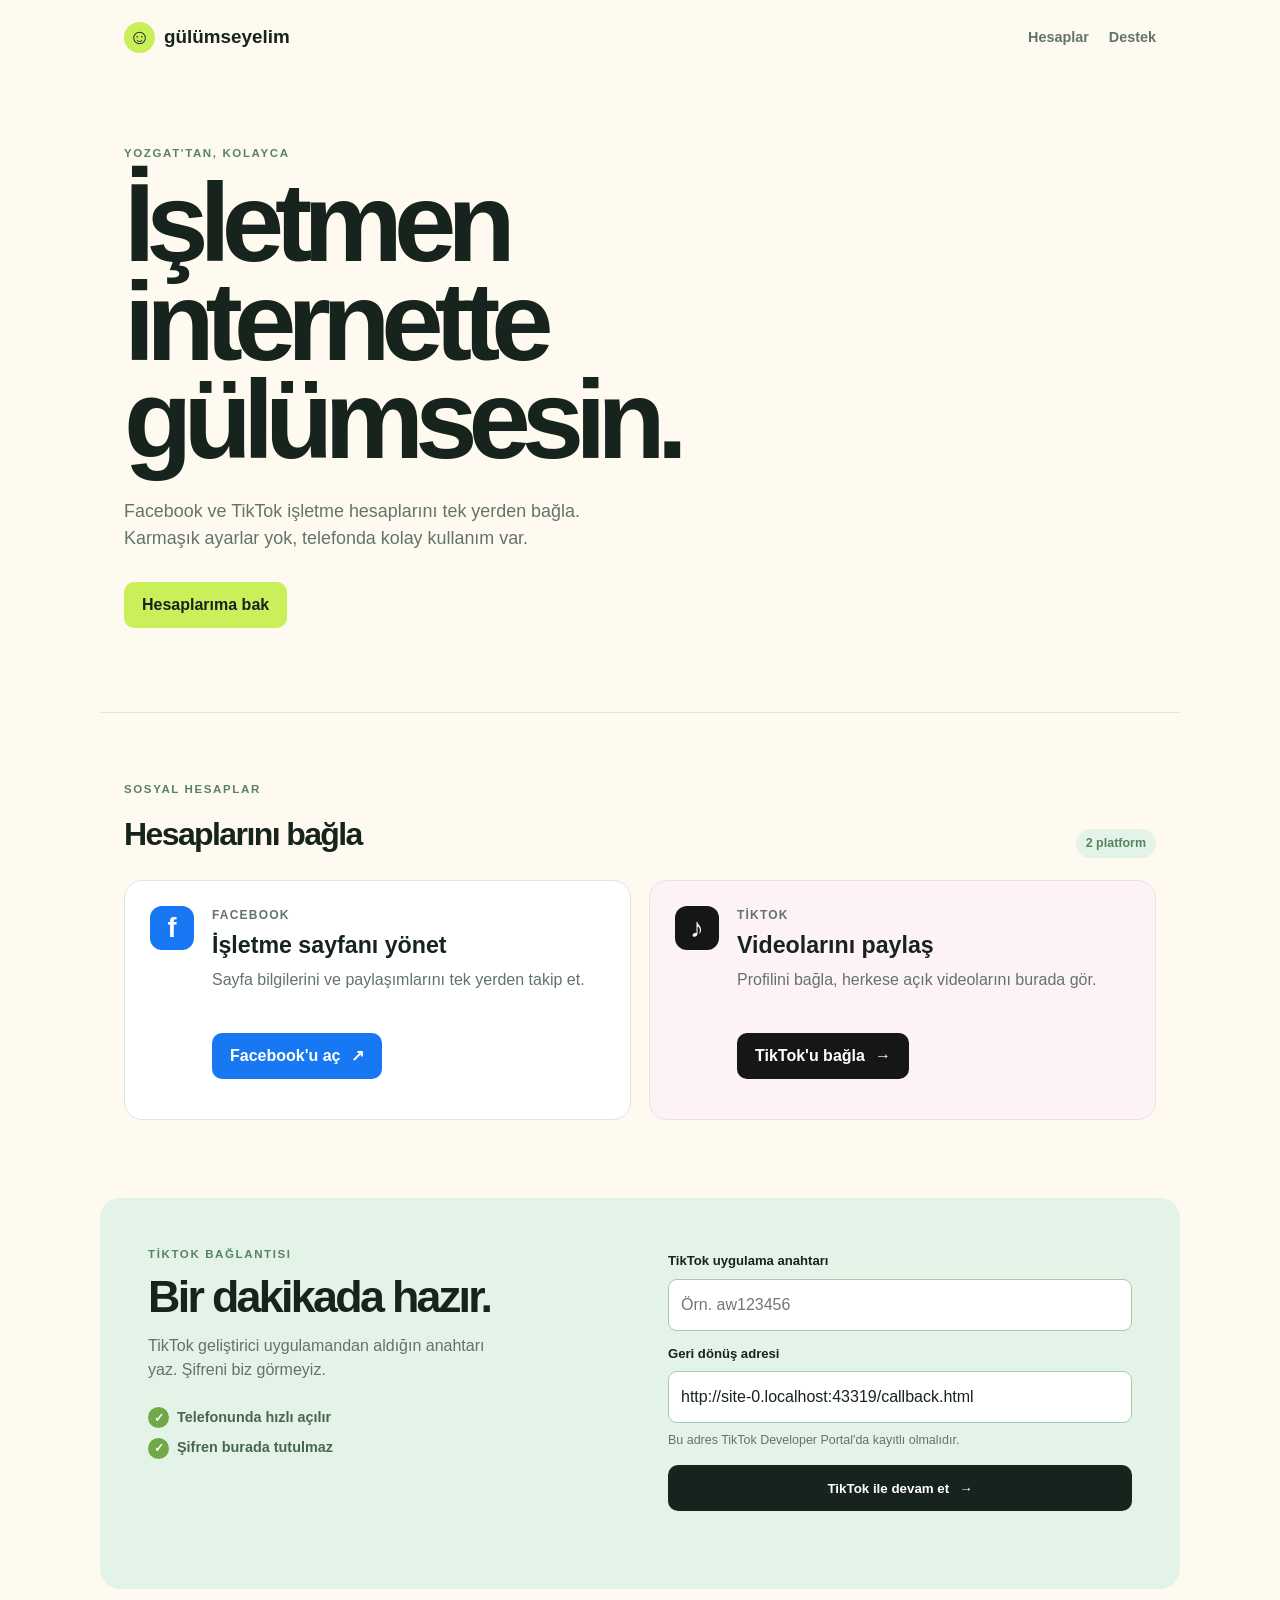
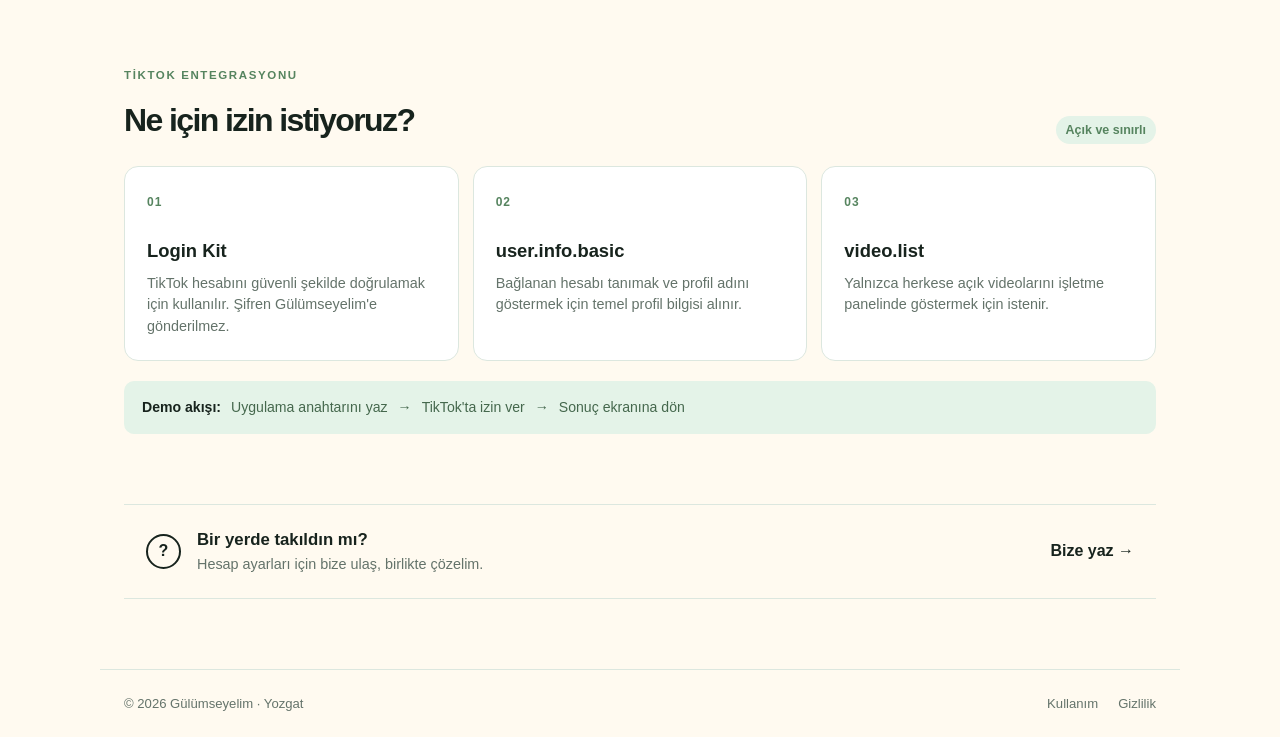
<file: index.html>
<!doctype html>
<html lang="tr">
  <head>
    <meta charset="utf-8">
    <meta name="viewport" content="width=device-width, initial-scale=1">
    <meta name="description" content="Gülümseyelim işletmenizin Facebook ve TikTok hesaplarını kolayca yönetmenize yardımcı olur.">
    <title>Gülümseyelim | İşletme ayarları</title>
    <link rel="stylesheet" href="styles.css">
  </head>
  <body>
    <header class="site-header">
      <a class="brand" href="index.html" aria-label="Gülümseyelim ana sayfa">
        <span class="brand-mark">☺</span>
        <span>gülümseyelim</span>
      </a>
      <nav aria-label="Ana menü">
        <a href="#hesaplar">Hesaplar</a>
        <a href="#destek">Destek</a>
      </nav>
    </header>

    <main>
      <section class="hero">
        <p class="eyebrow">Yozgat'tan, kolayca</p>
        <h1>İşletmen<br>internette<br>gülümsesin.</h1>
        <p class="lead">Facebook ve TikTok işletme hesaplarını tek yerden bağla. Karmaşık ayarlar yok, telefonda kolay kullanım var.</p>
        <a class="button button-primary" href="#hesaplar">Hesaplarıma bak</a>
      </section>

      <section id="hesaplar" class="accounts" aria-labelledby="accounts-title">
        <div class="section-heading">
          <div>
            <p class="eyebrow">Sosyal hesaplar</p>
            <h2 id="accounts-title">Hesaplarını bağla</h2>
          </div>
          <span class="account-count">2 platform</span>
        </div>

        <div class="account-grid">
          <article class="account-card facebook-card">
            <div class="platform-icon facebook-icon" aria-hidden="true">f</div>
            <div class="account-content">
              <p class="platform-name">Facebook</p>
              <h3>İşletme sayfanı yönet</h3>
              <p>Sayfa bilgilerini ve paylaşımlarını tek yerden takip et.</p>
              <a class="button button-facebook" href="https://www.facebook.com/" target="_blank" rel="noopener">Facebook'u aç <span aria-hidden="true">↗</span></a>
            </div>
          </article>

          <article class="account-card tiktok-card" id="tiktok-connect">
            <div class="platform-icon tiktok-icon" aria-hidden="true">♪</div>
            <div class="account-content">
              <p class="platform-name">TikTok</p>
              <h3>Videolarını paylaş</h3>
              <p>Profilini bağla, herkese açık videolarını burada gör.</p>
              <a class="button button-tiktok" href="#tiktok-form">TikTok'u bağla <span aria-hidden="true">→</span></a>
            </div>
          </article>
        </div>
      </section>

      <section class="connect-card" aria-labelledby="connect-title">
        <div class="connect-intro">
          <p class="eyebrow">TikTok bağlantısı</p>
          <h2 id="connect-title">Bir dakikada hazır.</h2>
          <p>TikTok geliştirici uygulamandan aldığın anahtarı yaz. Şifreni biz görmeyiz.</p>
          <ul class="check-list">
            <li>Telefonunda hızlı açılır</li>
            <li>Şifren burada tutulmaz</li>
          </ul>
        </div>
        <form id="tiktok-form">
          <label for="client-key">TikTok uygulama anahtarı</label>
          <input id="client-key" name="client-key" autocomplete="off" placeholder="Örn. aw123456" required>
          <label for="redirect-uri">Geri dönüş adresi</label>
          <input id="redirect-uri" name="redirect-uri" readonly>
          <p class="form-help">Bu adres TikTok Developer Portal'da kayıtlı olmalıdır.</p>
          <button class="button button-dark" type="submit">TikTok ile devam et <span aria-hidden="true">→</span></button>
          <p id="connect-status" class="status" role="status" aria-live="polite"></p>
        </form>
      </section>

      <section class="review-section" aria-labelledby="review-title">
        <div class="section-heading">
          <div>
            <p class="eyebrow">TikTok entegrasyonu</p>
            <h2 id="review-title">Ne için izin istiyoruz?</h2>
          </div>
          <span class="account-count">Açık ve sınırlı</span>
        </div>
        <div class="review-grid">
          <article class="review-card">
            <span class="step-number">01</span>
            <h3>Login Kit</h3>
            <p>TikTok hesabını güvenli şekilde doğrulamak için kullanılır. Şifren Gülümseyelim'e gönderilmez.</p>
          </article>
          <article class="review-card">
            <span class="step-number">02</span>
            <h3>user.info.basic</h3>
            <p>Bağlanan hesabı tanımak ve profil adını göstermek için temel profil bilgisi alınır.</p>
          </article>
          <article class="review-card">
            <span class="step-number">03</span>
            <h3>video.list</h3>
            <p>Yalnızca herkese açık videolarını işletme panelinde göstermek için istenir.</p>
          </article>
        </div>
        <div class="demo-flow">
          <strong>Demo akışı:</strong>
          <span>Uygulama anahtarını yaz</span><span aria-hidden="true">→</span>
          <span>TikTok'ta izin ver</span><span aria-hidden="true">→</span>
          <span>Sonuç ekranına dön</span>
        </div>
      </section>

      <section id="destek" class="help-strip" aria-label="Destek">
        <span class="help-icon" aria-hidden="true">?</span>
        <div>
          <h2>Bir yerde takıldın mı?</h2>
          <p>Hesap ayarları için bize ulaş, birlikte çözelim.</p>
        </div>
        <a class="text-link" href="mailto:merhaba@gulumseyelim.example">Bize yaz <span aria-hidden="true">→</span></a>
      </section>
    </main>

    <footer class="site-footer">
      <p>© 2026 Gülümseyelim · Yozgat</p>
      <nav aria-label="Yasal bilgiler"><a href="terms.html">Kullanım</a><a href="privacy.html">Gizlilik</a></nav>
    </footer>
    <script src="script.js"></script>
  </body>
</html>
</file>
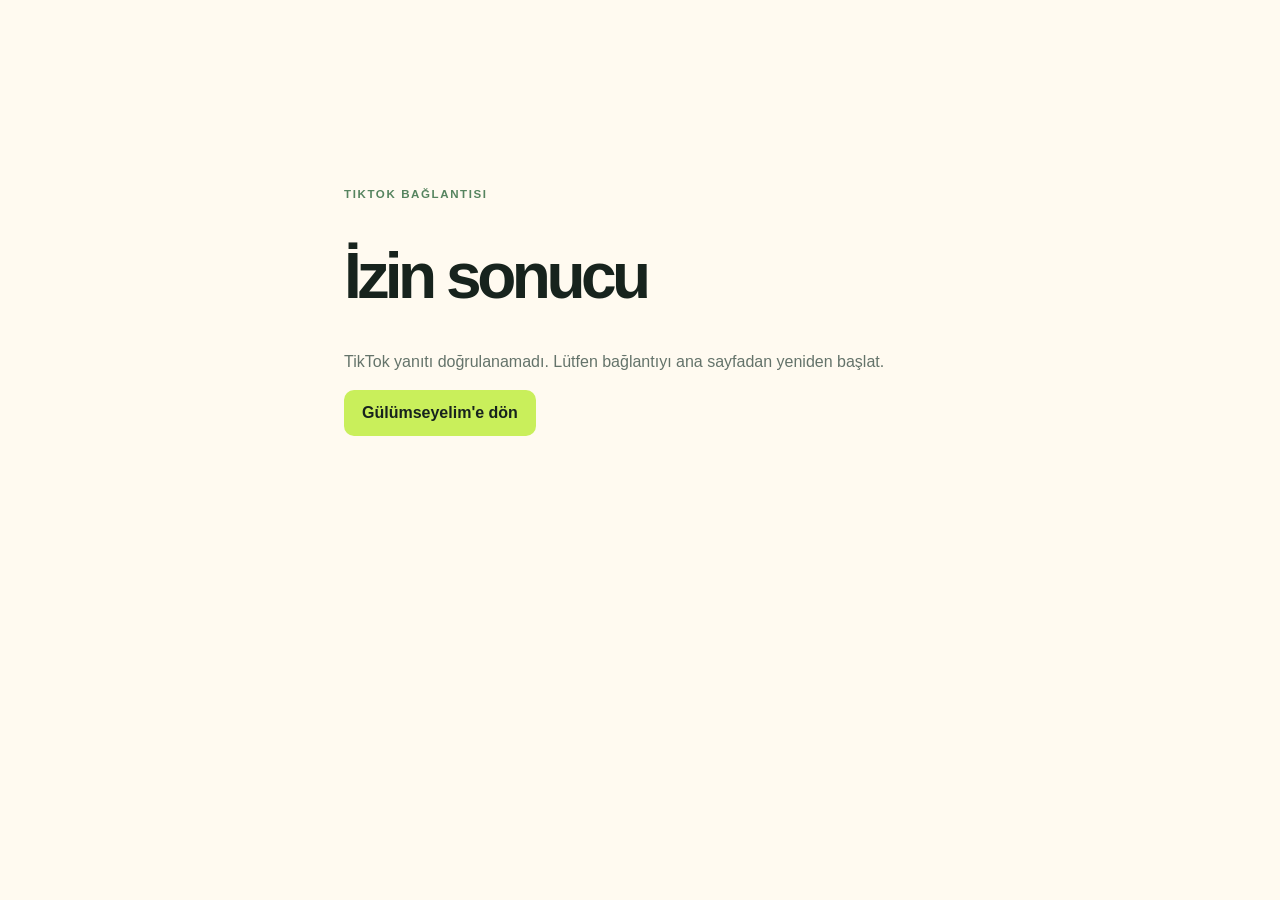
<file: callback.html>
<!doctype html>
<html lang="en">
  <head><meta charset="utf-8"><meta name="viewport" content="width=device-width, initial-scale=1"><title>TikTok bağlantısı | Gülümseyelim</title><link rel="stylesheet" href="styles.css"></head>
  <body>
    <main class="callback">
      <p class="eyebrow">TikTok bağlantısı</p><h1>İzin sonucu</h1>
      <p id="callback-message">TikTok yanıtı kontrol ediliyor…</p>
      <a class="button button-primary" href="index.html">Gülümseyelim'e dön</a>
    </main>
    <script>
      const params = new URLSearchParams(location.search);
      const message = document.querySelector("#callback-message");
      const expected = sessionStorage.getItem("tiktok_oauth_state");
      if (params.get("error")) message.textContent = "TikTok izin vermedi. Ana sayfaya dönüp tekrar deneyebilirsin.";
      else if (!params.get("code") || !expected || params.get("state") !== expected) message.textContent = "TikTok yanıtı doğrulanamadı. Lütfen bağlantıyı ana sayfadan yeniden başlat.";
      else message.textContent = "TikTok izni başarıyla alındı. Bu demo akışında yetkilendirme kodu doğrulandı; gizli anahtar tarayıcıya gönderilmedi.";
      sessionStorage.removeItem("tiktok_oauth_state");
    </script>
  </body>
</html>
</file>
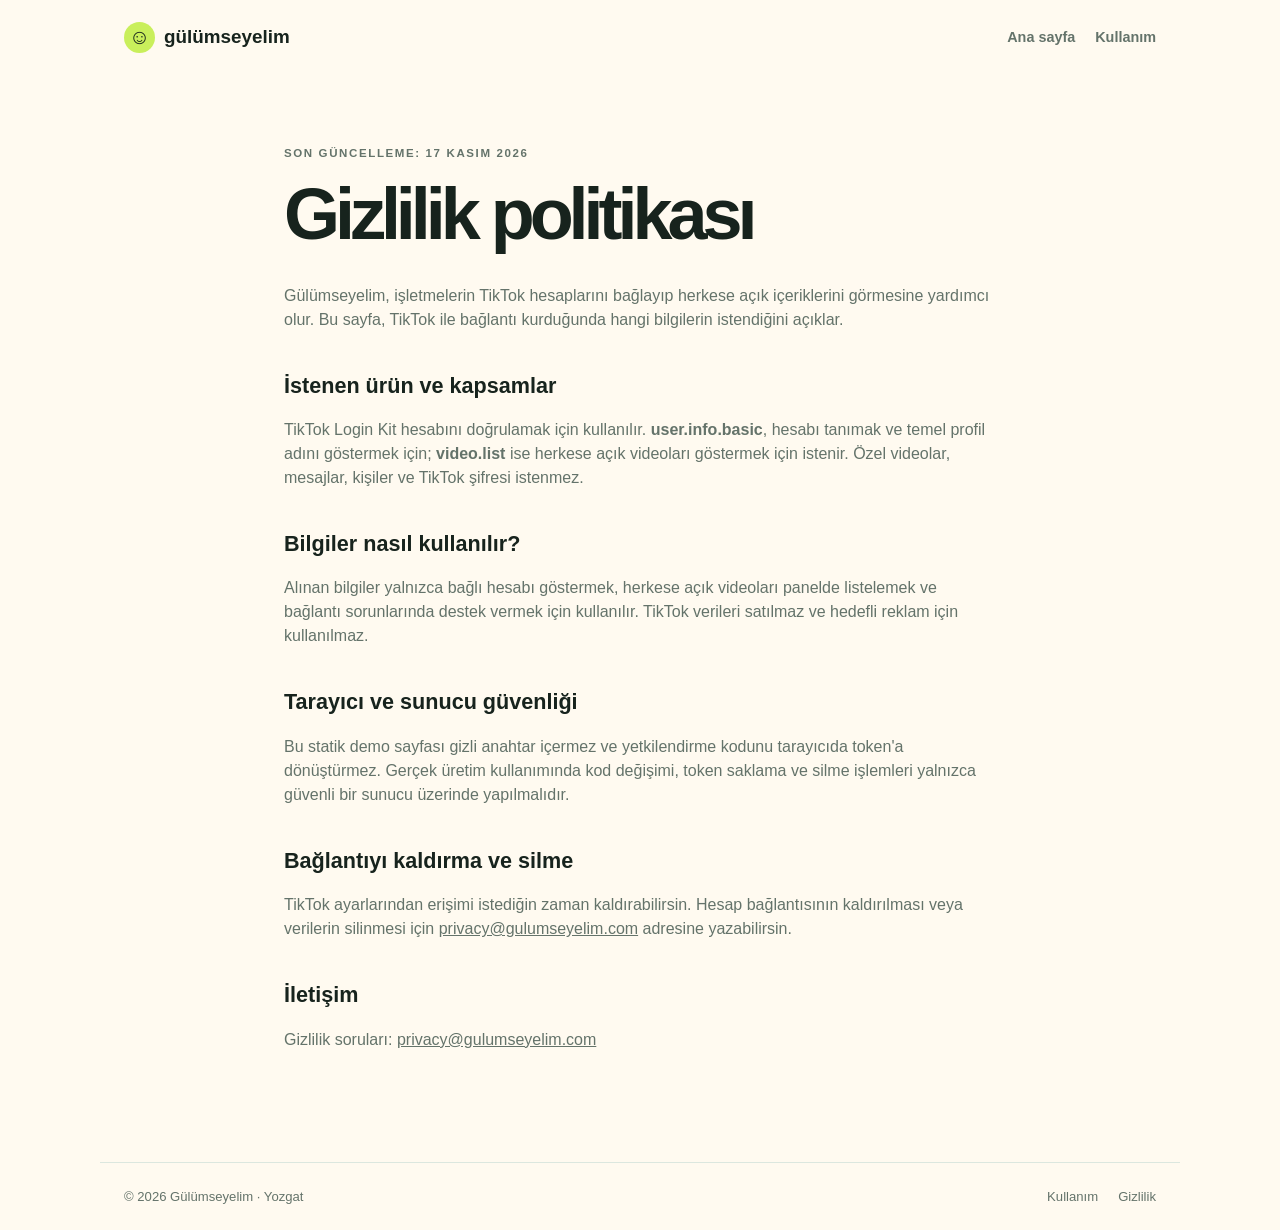
<file: privacy.html>
<!doctype html>
<html lang="tr">
  <head>
    <meta charset="utf-8"><meta name="viewport" content="width=device-width, initial-scale=1">
    <meta name="description" content="Gülümseyelim gizlilik politikası">
    <title>Gizlilik | Gülümseyelim</title><link rel="stylesheet" href="styles.css">
  </head>
  <body>
    <header class="site-header"><a class="brand" href="index.html"><span class="brand-mark">☺</span><span>gülümseyelim</span></a><nav aria-label="Ana menü"><a href="index.html">Ana sayfa</a><a href="terms.html">Kullanım</a></nav></header>
    <main class="legal">
      <p class="eyebrow">Son güncelleme: 17 Kasım 2026</p>
      <h1>Gizlilik politikası</h1>
      <p>Gülümseyelim, işletmelerin TikTok hesaplarını bağlayıp herkese açık içeriklerini görmesine yardımcı olur. Bu sayfa, TikTok ile bağlantı kurduğunda hangi bilgilerin istendiğini açıklar.</p>
      <h2>İstenen ürün ve kapsamlar</h2>
      <p>TikTok Login Kit hesabını doğrulamak için kullanılır. <strong>user.info.basic</strong>, hesabı tanımak ve temel profil adını göstermek için; <strong>video.list</strong> ise herkese açık videoları göstermek için istenir. Özel videolar, mesajlar, kişiler ve TikTok şifresi istenmez.</p>
      <h2>Bilgiler nasıl kullanılır?</h2>
      <p>Alınan bilgiler yalnızca bağlı hesabı göstermek, herkese açık videoları panelde listelemek ve bağlantı sorunlarında destek vermek için kullanılır. TikTok verileri satılmaz ve hedefli reklam için kullanılmaz.</p>
      <h2>Tarayıcı ve sunucu güvenliği</h2>
      <p>Bu statik demo sayfası gizli anahtar içermez ve yetkilendirme kodunu tarayıcıda token'a dönüştürmez. Gerçek üretim kullanımında kod değişimi, token saklama ve silme işlemleri yalnızca güvenli bir sunucu üzerinde yapılmalıdır.</p>
      <h2>Bağlantıyı kaldırma ve silme</h2>
      <p>TikTok ayarlarından erişimi istediğin zaman kaldırabilirsin. Hesap bağlantısının kaldırılması veya verilerin silinmesi için <a href="mailto:privacy@gulumseyelim.com">privacy@gulumseyelim.com</a> adresine yazabilirsin.</p>
      <h2>İletişim</h2><p>Gizlilik soruları: <a href="mailto:privacy@gulumseyelim.com">privacy@gulumseyelim.com</a></p>
    </main>
    <footer class="site-footer"><p>© 2026 Gülümseyelim · Yozgat</p><nav aria-label="Yasal bilgiler"><a href="terms.html">Kullanım</a><a href="privacy.html">Gizlilik</a></nav></footer>
  </body>
</html>
</file>
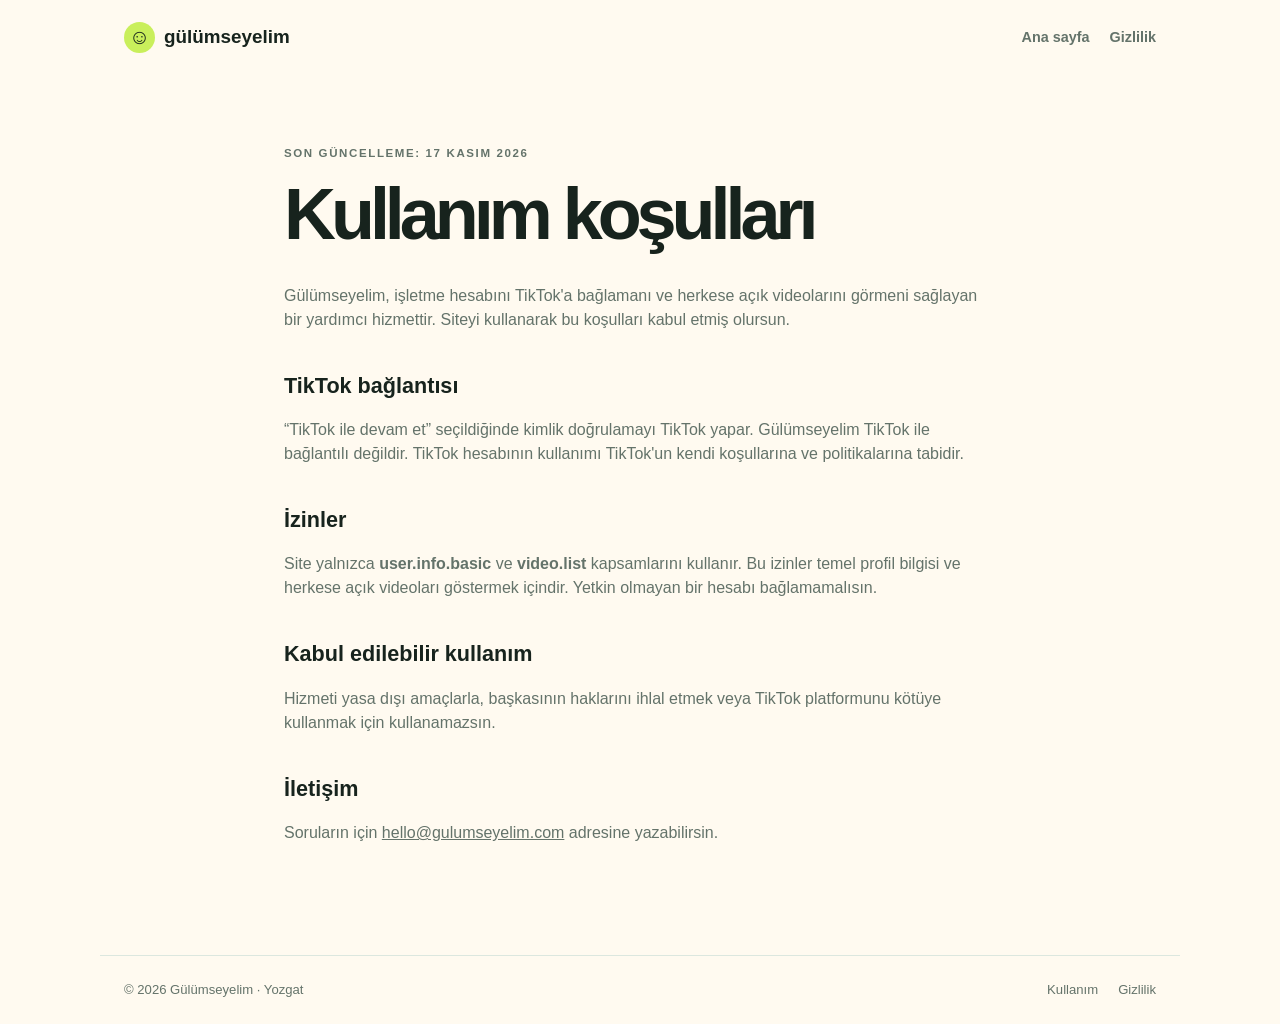
<file: terms.html>
<!doctype html>
<html lang="tr">
  <head>
    <meta charset="utf-8"><meta name="viewport" content="width=device-width, initial-scale=1">
    <meta name="description" content="Gülümseyelim kullanım koşulları">
    <title>Kullanım koşulları | Gülümseyelim</title><link rel="stylesheet" href="styles.css">
  </head>
  <body>
    <header class="site-header"><a class="brand" href="index.html"><span class="brand-mark">☺</span><span>gülümseyelim</span></a><nav aria-label="Ana menü"><a href="index.html">Ana sayfa</a><a href="privacy.html">Gizlilik</a></nav></header>
    <main class="legal">
      <p class="eyebrow">Son güncelleme: 17 Kasım 2026</p>
      <h1>Kullanım koşulları</h1>
      <p>Gülümseyelim, işletme hesabını TikTok'a bağlamanı ve herkese açık videolarını görmeni sağlayan bir yardımcı hizmettir. Siteyi kullanarak bu koşulları kabul etmiş olursun.</p>
      <h2>TikTok bağlantısı</h2>
      <p>“TikTok ile devam et” seçildiğinde kimlik doğrulamayı TikTok yapar. Gülümseyelim TikTok ile bağlantılı değildir. TikTok hesabının kullanımı TikTok'un kendi koşullarına ve politikalarına tabidir.</p>
      <h2>İzinler</h2>
      <p>Site yalnızca <strong>user.info.basic</strong> ve <strong>video.list</strong> kapsamlarını kullanır. Bu izinler temel profil bilgisi ve herkese açık videoları göstermek içindir. Yetkin olmayan bir hesabı bağlamamalısın.</p>
      <h2>Kabul edilebilir kullanım</h2>
      <p>Hizmeti yasa dışı amaçlarla, başkasının haklarını ihlal etmek veya TikTok platformunu kötüye kullanmak için kullanamazsın.</p>
      <h2>İletişim</h2><p>Soruların için <a href="mailto:hello@gulumseyelim.com">hello@gulumseyelim.com</a> adresine yazabilirsin.</p>
    </main>
    <footer class="site-footer"><p>© 2026 Gülümseyelim · Yozgat</p><nav aria-label="Yasal bilgiler"><a href="terms.html">Kullanım</a><a href="privacy.html">Gizlilik</a></nav></footer>
  </body>
</html>
</file>
<file: styles.css>
:root {
  --ink: #17231d;
  --muted: #64736a;
  --cream: #fffaf0;
  --paper: #fff;
  --mint: #e4f3e8;
  --lime: #c9ef5b;
  --blue: #1877f2;
  --pink: #f04e75;
  --line: #dce7df;
}

* { box-sizing: border-box; }
html { scroll-behavior: smooth; }
body { margin: 0; color: var(--ink); background: var(--cream); font: 16px/1.5 Arial, sans-serif; }
a { color: inherit; }
.site-header, main, .site-footer { max-width: 1080px; margin: auto; }
.site-header { padding: 22px 24px; display: flex; justify-content: space-between; align-items: center; }
.brand { display: inline-flex; gap: 9px; align-items: center; color: var(--ink); font-size: 1.18rem; font-weight: 800; text-decoration: none; }
.brand-mark { display: grid; width: 31px; height: 31px; place-items: center; color: var(--ink); background: var(--lime); border-radius: 50%; font-size: 1.3rem; line-height: 1; }
nav { display: flex; gap: 20px; align-items: center; }
nav a { color: var(--muted); font-size: .9rem; font-weight: 700; text-decoration: none; }
nav a:hover, nav a:focus-visible { color: var(--ink); }
.hero { padding: 70px 24px 84px; border-bottom: 1px solid var(--line); }
.eyebrow { margin: 0 0 12px; color: #56845f; font-size: .72rem; font-weight: 800; letter-spacing: .14em; text-transform: uppercase; }
.hero h1 { max-width: 630px; margin: 0; font-size: clamp(3.2rem, 9vw, 7rem); line-height: .88; letter-spacing: -.08em; }
.lead { max-width: 520px; margin: 28px 0 30px; color: var(--muted); font-size: 1.12rem; }
.button { display: inline-flex; gap: 10px; align-items: center; justify-content: center; min-height: 46px; padding: 11px 18px; border: 0; border-radius: 10px; font-weight: 800; text-decoration: none; cursor: pointer; }
.button-primary { background: var(--lime); }
.button-dark { width: 100%; color: #fff; background: var(--ink); }
.accounts { padding: 68px 24px 78px; }
.section-heading { display: flex; justify-content: space-between; align-items: end; margin-bottom: 22px; }
.section-heading h2 { margin: 0; font-size: 2rem; letter-spacing: -.05em; }
.account-count { padding: 5px 10px; color: #56845f; background: var(--mint); border-radius: 20px; font-size: .78rem; font-weight: 800; }
.account-grid { display: grid; grid-template-columns: repeat(2, 1fr); gap: 18px; }
.account-card { display: flex; gap: 18px; min-height: 240px; padding: 25px; border: 1px solid var(--line); border-radius: 18px; background: var(--paper); }
.tiktok-card { background: #fdf2f5; border-color: #f4dce3; }
.platform-icon { flex: 0 0 44px; display: grid; width: 44px; height: 44px; place-items: center; color: #fff; border-radius: 12px; font-size: 1.7rem; font-weight: 900; }
.facebook-icon { background: var(--blue); font-family: Arial, sans-serif; }
.tiktok-icon { background: #161616; }
.platform-name { margin: 0 0 9px; color: var(--muted); font-size: .75rem; font-weight: 800; letter-spacing: .1em; text-transform: uppercase; }
.account-card h3 { margin: 0 0 10px; font-size: 1.45rem; line-height: 1.1; }
.account-card p:not(.platform-name) { min-height: 48px; margin: 0 0 17px; color: var(--muted); }
.button-facebook { color: #fff; background: var(--blue); }
.button-tiktok { color: #fff; background: #161616; }
.connect-card { display: grid; grid-template-columns: 1fr 1fr; gap: 56px; padding: 48px; border-radius: 20px; background: var(--mint); }
.connect-card h2 { margin: 0 0 14px; font-size: 2.8rem; line-height: .95; letter-spacing: -.06em; }
.connect-intro > p:not(.eyebrow) { max-width: 360px; color: var(--muted); }
.check-list { padding: 0; margin: 25px 0 0; list-style: none; color: #45684d; font-size: .9rem; font-weight: 700; }
.check-list li { margin: 9px 0; }
.check-list li::before { content: "✓"; display: inline-grid; width: 21px; height: 21px; margin-right: 8px; place-items: center; color: #fff; background: #70a947; border-radius: 50%; font-size: .75rem; }
.connect-card form { display: flex; flex-direction: column; gap: 8px; }
.connect-card label { margin-top: 5px; font-size: .82rem; font-weight: 800; }
.connect-card input { width: 100%; padding: 13px 12px; border: 1px solid #aac8b2; border-radius: 9px; color: var(--ink); background: #fff; font: inherit; }
.connect-card input:focus { outline: 3px solid rgba(23, 35, 29, .15); border-color: var(--ink); }
.form-help, .status { margin: 0 0 7px; color: var(--muted); font-size: .78rem; }
.status { min-height: 1.2em; color: #8b3c22; font-weight: 700; }
.review-section { padding: 78px 24px 0; }
.review-grid { display: grid; grid-template-columns: repeat(3, 1fr); gap: 14px; }
.review-card { padding: 22px; border: 1px solid var(--line); border-radius: 14px; background: var(--paper); }
.step-number { color: #56845f; font-size: .75rem; font-weight: 900; letter-spacing: .08em; }
.review-card h3 { margin: 24px 0 8px; font-size: 1.15rem; }
.review-card p { margin: 0; color: var(--muted); font-size: .9rem; }
.demo-flow { display: flex; flex-wrap: wrap; gap: 10px; align-items: center; margin-top: 20px; padding: 16px 18px; color: #45684d; background: var(--mint); border-radius: 10px; font-size: .88rem; }
.demo-flow strong { color: var(--ink); }
.legal { max-width: 760px; margin: 70px auto 110px; padding: 0 24px; }
.legal h1 { margin: 18px 0 35px; font-size: clamp(2.8rem, 8vw, 4.5rem); line-height: .95; letter-spacing: -.07em; }
.legal h2 { margin: 38px 0 5px; font-size: 1.35rem; }
.legal p { color: var(--muted); }
.callback { max-width: 640px; margin: 18vh auto; padding: 24px; }
.callback h1 { font-size: clamp(2.7rem, 8vw, 4rem); line-height: .95; letter-spacing: -.07em; }
.callback p:not(.eyebrow) { color: var(--muted); }
.help-strip { display: flex; gap: 16px; align-items: center; margin: 70px 24px; padding: 22px; border-top: 1px solid var(--line); border-bottom: 1px solid var(--line); }
.help-icon { display: grid; flex: 0 0 35px; width: 35px; height: 35px; place-items: center; border: 2px solid var(--ink); border-radius: 50%; font-weight: 800; }
.help-strip h2 { margin: 0; font-size: 1.05rem; }
.help-strip p { margin: 2px 0 0; color: var(--muted); font-size: .9rem; }
.text-link { margin-left: auto; color: var(--ink); font-weight: 800; text-decoration: none; white-space: nowrap; }
.site-footer { display: flex; justify-content: space-between; padding: 24px; border-top: 1px solid var(--line); color: var(--muted); font-size: .82rem; }
.site-footer p { margin: 0; }
.site-footer nav a { font-size: .82rem; font-weight: 400; }
@media (max-width: 700px) {
  .site-header { align-items: flex-start; }
  .site-header nav { gap: 12px; }
  .hero { padding-top: 48px; padding-bottom: 60px; }
  .hero h1 { font-size: clamp(3.1rem, 16vw, 5rem); }
  .account-grid, .connect-card, .review-grid { grid-template-columns: 1fr; }
  .connect-card { gap: 30px; padding: 28px 22px; }
  .connect-card h2 { font-size: 2.35rem; }
  .review-section { padding-top: 58px; }
  .help-strip, .site-footer { align-items: flex-start; flex-wrap: wrap; }
  .text-link { margin-left: 51px; }
}
</file>
